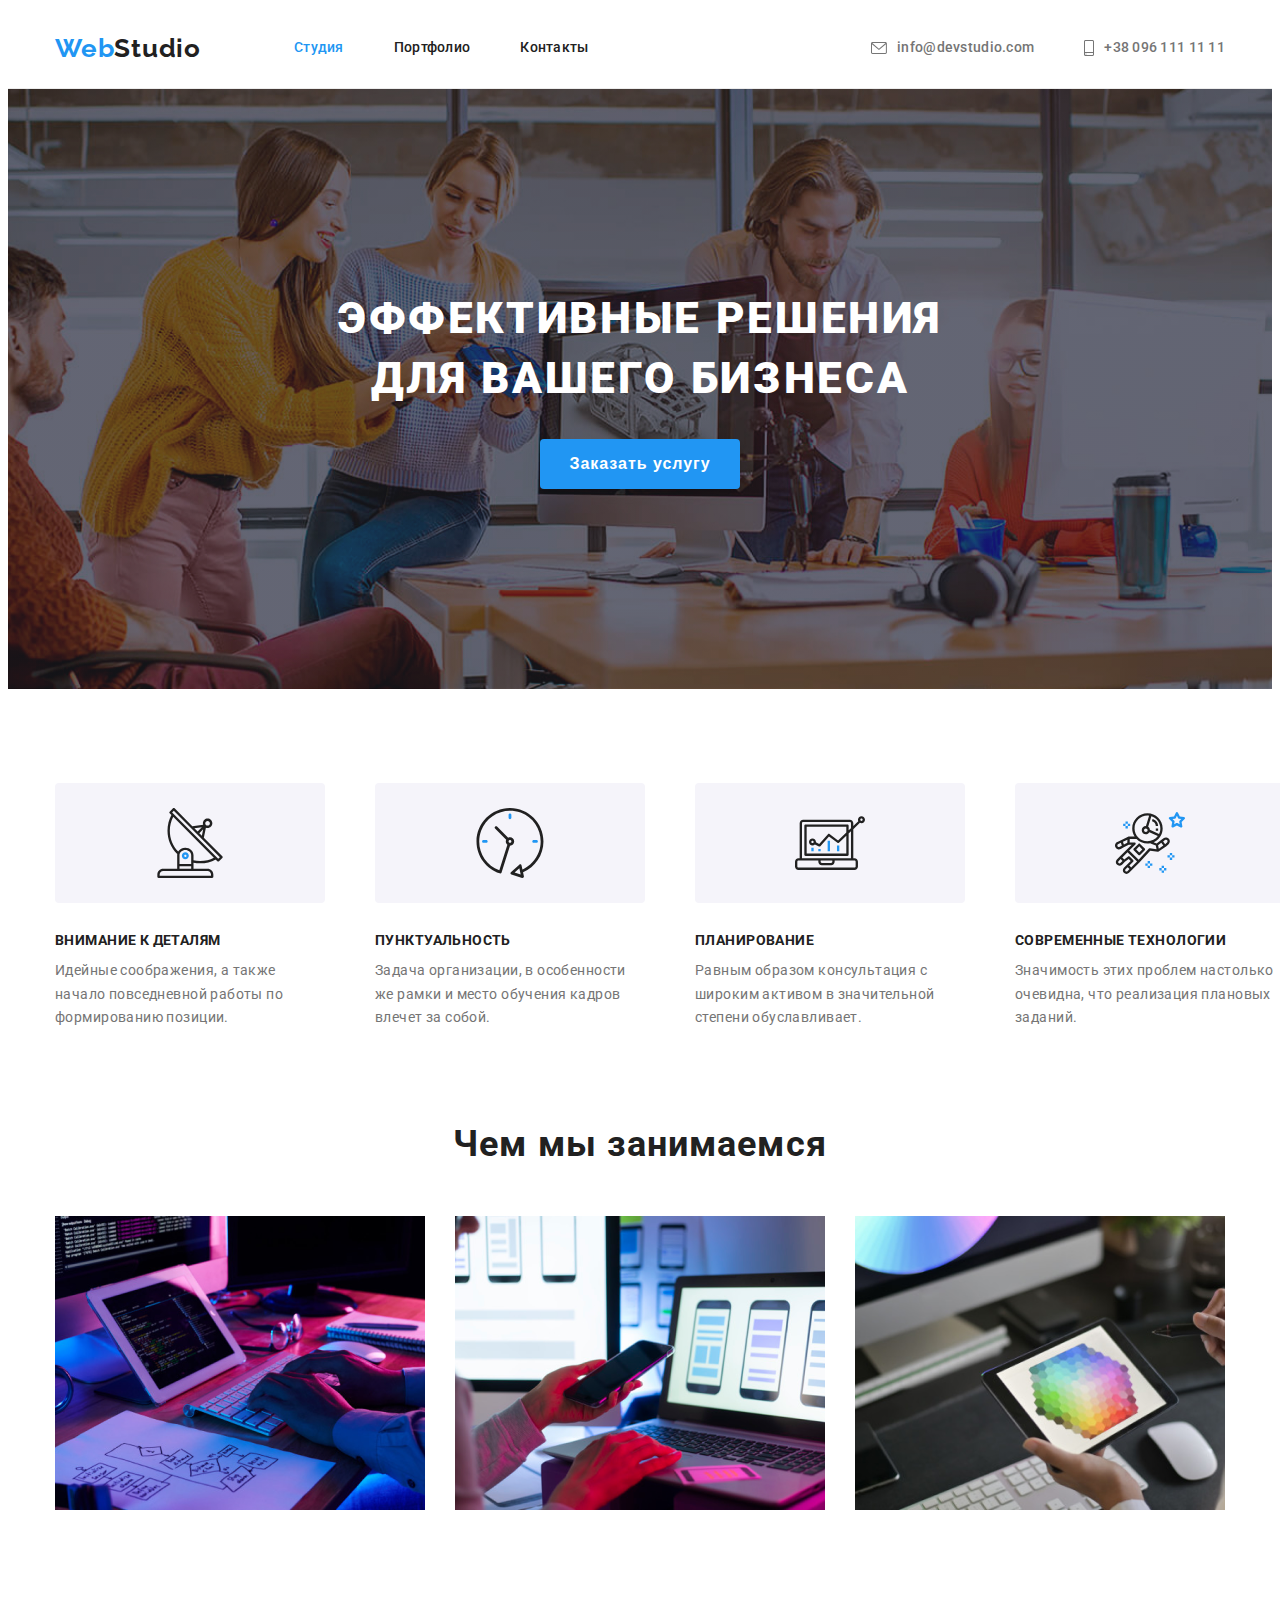
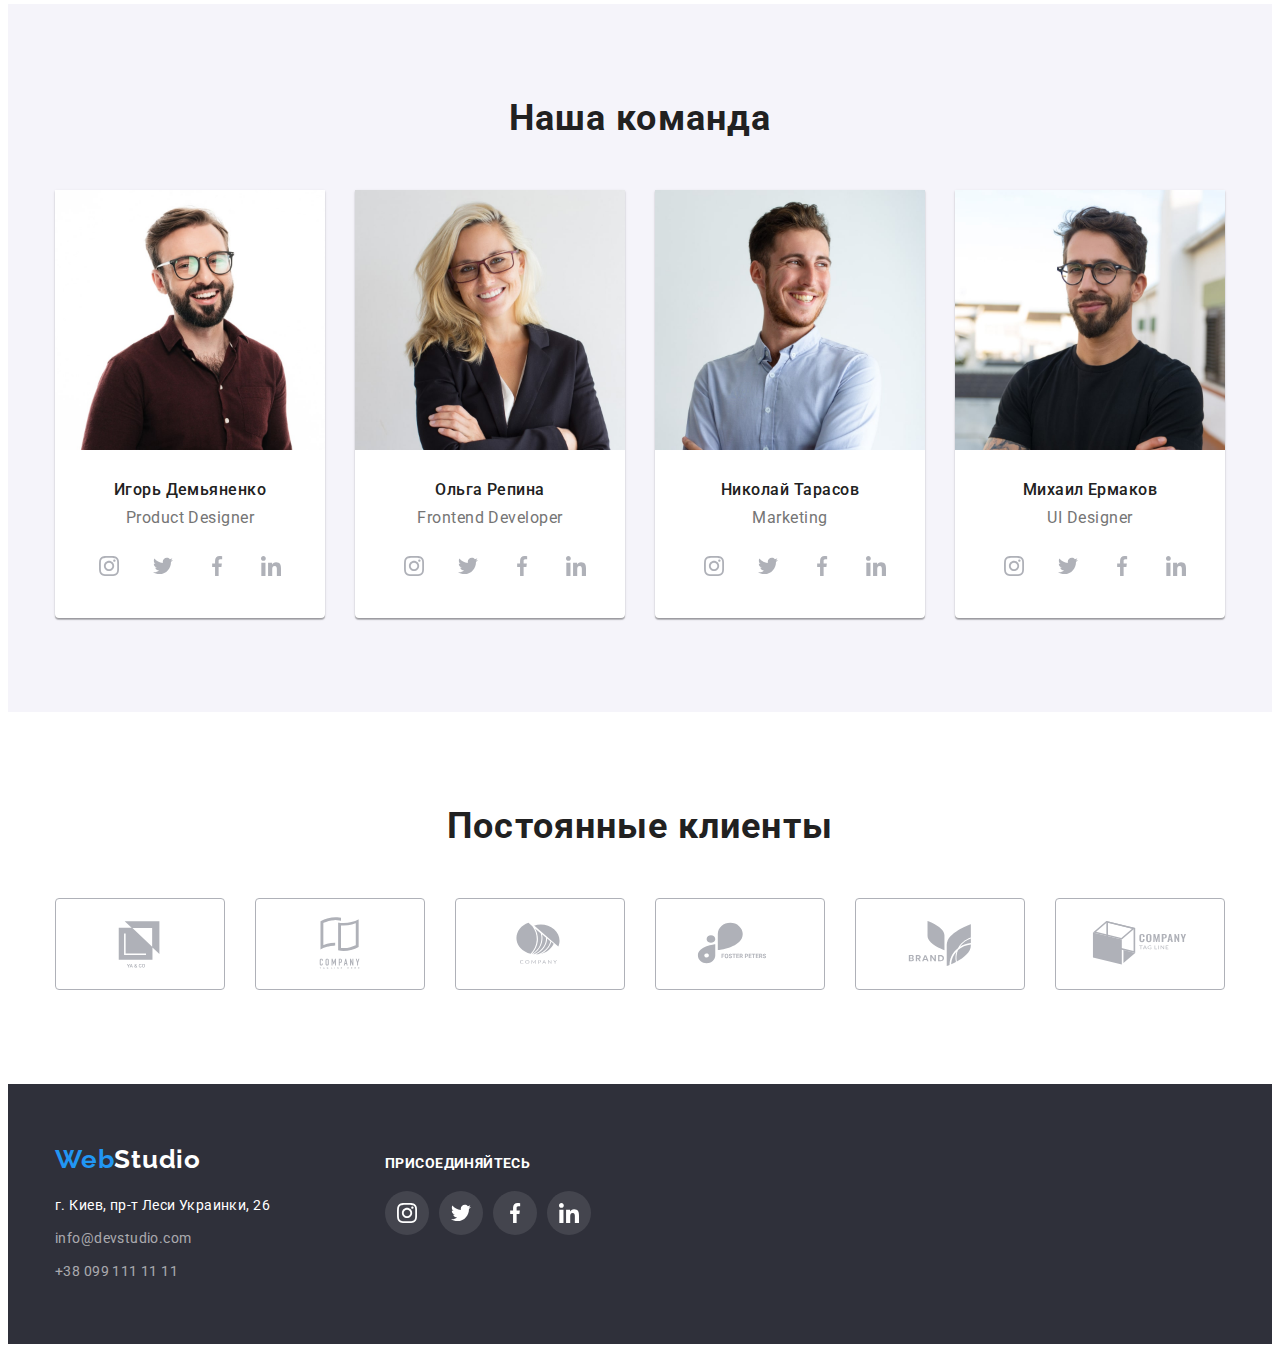
<file: index.html>
<!DOCTYPE html>
<html lang="ru">
<head>
    <meta charset="UTF-8">
    <meta http-equiv="X-UA-Compatible" content="IE=edge">
    <meta name="viewport" content="width=device-width, initial-scale=1.0">
    <title>Document</title>
    <link rel="stylesheet" href="https://cdnjs.cloudflare.com/ajax/libs/modern-normalize/1.1.0/modern-normalize.min.css" integrity="sha512-wpPYUAdjBVSE4KJnH1VR1HeZfpl1ub8YT/NKx4PuQ5NmX2tKuGu6U/JRp5y+Y8XG2tV+wKQpNHVUX03MfMFn9Q==" crossorigin="anonymous" referrerpolicy="no-referrer" />
    <link rel="preconnect" href="https://fonts.googleapis.com">
    <link rel="preconnect" href="https://fonts.gstatic.com" crossorigin>
    <link href="https://fonts.googleapis.com/css2?family=Raleway:wght@700&family=Roboto:wght@400;500;700;900&display=swap" rel="stylesheet">
    <link rel="stylesheet" href="./css/styles.css">
</head>
<body>
    <header class="header">
        <div class="container">
            <nav class="header-navigation">
                <a class="logo" href=""><span class="pre-logo">Web</span><span class="sub-logo">Studio</span></a>              
                    <ul class="navigation-list">
                        <li class="navigation-item">
                            <a class="header-link " href="./index.html"><span class="present-page">Студия</span></a>
                        </li>
                        <li class="navigation-item">
                            <a class="header-link " href="./portfolio.html">Портфолио</a>
                        </li>
                        <li class="navigation-item">
                            <a class=" header-link" href="">Контакты</a>
                        </li>
                    </ul>
                </nav>                    
                <ul class="contacts-list">
                    <li class="contacts-item">
                        <a class="contacts-link" href="mailto:info@devstudio.com">
                            <svg class="envelope" width="16" height="12">
                                <use href="./images/sprite.svg#icon-envelope"></use>
                            </svg>
                            info@devstudio.com
                        </a>
                    </li>
                    <li class="contacts-item">
                        <a class="contacts-link " href="tel:+380961111111">
                            <svg class="telephone" width="10" height="16">
                                <use href="./images/sprite.svg#icon-smartphone"></use>
                            </svg>
                            +38 096 111 11 11
                        </a>
                    </li>
                </ul>
                </div>                          
    </header>
    <main>
            <section class="hero">
                <div class="container">
                <h1 class="hero-title">Эффективные решения для вашего бизнеса</h1>
                <button class="main-button" type="button"><span class="button-text">Заказать услугу</span></button>
            </div>
            </section>
            <section class="section">
                <div class="container">
                <h2 class="main-title advantage-main-title">Наши преимущества</h2> 
                <ul class="advantage-list">
                    <li class="advantage-item">
                        <div class="work-logo-item">
                            <svg class="work-logo" width="70" height="70">
                                <use href="./images/sprite.svg#icon-antenna"></use>
                            </svg>
                        </div>
                        <h3 class="advantage-title">Внимание к деталям</h3>
                        <p class="advantage-text">Идейные соображения, а также начало повседневной работы по формированию позиции.</p>
                    </li>
                    <li class="advantage-item">
                        <div class="work-logo-item">
                            <svg class="work-logo" width="70" height="70">
                                <use href="./images/sprite.svg#icon-clock"></use>
                            </svg>
                        </div>
                        <h3 class="advantage-title">Пунктуальность</h3>
                        <p class="advantage-text">Задача организации, в особенности же рамки и место обучения кадров влечет за собой.</p>
                    </li>
                    <li class="advantage-item">
                        <div class="work-logo-item">
                            <svg class="work-logo" width="70" height="70">
                                <use href="./images/sprite.svg#icon-diagram"></use>
                            </svg>
                        </div>
                        <h3 class="advantage-title">Планирование</h3>
                        <p class="advantage-text">Равным образом консультация с широким активом в значительной степени обуславливает.</p>
                    </li>
                    <li class="advantage-item">
                        <div class="work-logo-item">
                            <svg class="work-logo" width="70" height="70">
                                <use href="./images/sprite.svg#icon-astronaut   "></use>
                            </svg>
                        </div>
                        <h3 class="advantage-title">Современные технологии</h3>
                        <p class="advantage-text">Значимость этих проблем настолько очевидна, что реализация плановых заданий.</p>
                    </li>
                </ul>
            </div>
            </section>
            <!--our work-->
            <section class="section work-section">
                <div class="container">
                <h2 class="main-title work-title">Чем мы занимаемся</h2>               
                <ul class="work-list">
                    <li class="work-item">
                        <img  src="./images/working1.png" alt="Наша робота" width="370" height="295">
                    </li>
                    <li class="work-item">
                        <img  src="./images/working2.png" alt="Наша робота" width="370" height="295">
                    </li>
                    <li class="work-item">
                        <img src="./images/working3.png" alt="Наша робота" width="370" height="295">
                    </li>
                </ul>
            </div> 
            </section>
            <!--our team-->
            <section class="team-part section">
                <div class="container">               
                <h2 class="main-title">Наша команда</h2>
                <ul class="list team-list">                    
                    <li class="team-item">
                        <img src="./images/team1.jpg" alt="Игорь Демьяненко" width="270" height="260">
                        <div class="team-card-list">
                        <h3 class="team-title">Игорь Демьяненко</h3>
                        <p class="profession" lang="en">Product Designer</p>
                        <ul class="social-card-list">
                            <li class="social-card-item">
                                <a class="social-link" href="">
                                    <svg class="social-icon" width="20" height="20">
                                        <use href="./images/sprite.svg#icon-instagram"></use>
                                    </svg>
                                </a>
                            </li>
                            <li class="social-card-item">
                                <a class="social-link" href="">
                                    <svg class="social-icon" width="20" height="20">
                                        <use href="./images/sprite.svg#icon-twitter"></use>
                                    </svg>
                                </a>
                            </li>
                            <li class="social-card-item">
                                <a class="social-link" href="">
                                    <svg class="social-icon" width="20" height="20">
                                        <use href="./images/sprite.svg#icon-facebook"></use>
                                    </svg>
                                </a>
                            </li>
                            <li class="social-card-item">
                                <a class="social-link" href="">
                                    <svg class="social-icon" width="20" height="20">
                                        <use href="./images/sprite.svg#icon-linkedin"></use>
                                    </svg>
                                </a>
                            </li>
                        </ul>
                        </div>
                    </li>
                    <li class="team-item">
                        <img src="./images/team2.jpg" alt="Ольга Репина"     width="270" height="260">
                        <div class="team-card-list">
                        <h3 class="team-title">Ольга Репина</h3>
                        <p class="profession" lang="en">Frontend Developer</p>
                        <ul class="social-card-list">
                            <li class="social-card-item"></li>
                                <a class="social-link" href="">
                                    <svg class="social-icon" width="20" height="20">
                                        <use href="./images/sprite.svg#icon-instagram"></use>
                                    </svg>
                                </a>
                            <li class="social-card-item"></li>
                                <a class="social-link" href="">
                                    <svg class="social-icon" width="20" height="20">
                                        <use href="./images/sprite.svg#icon-twitter"></use>
                                    </svg>
                                </a>
                            <li class="social-card-item"></li>
                                <a class="social-link" href="">
                                    <svg class="social-icon" width="20" height="20">
                                        <use href="./images/sprite.svg#icon-facebook"></use>
                                    </svg>
                                </a>
                            <li class="social-card-item"></li>
                                <a class="social-link" href="">
                                    <svg class="social-icon" width="20" height="20">
                                        <use href="./images/sprite.svg#icon-linkedin"></use>
                                    </svg>
                                </a>
                        </ul>
                        </div>
                    </li>
                    <li class="team-item">
                        <img src="./images/team3.jpg" alt="Николай Тарасов"  width="270" height="260">
                        <div class="team-card-list">
                        <h3 class="team-title">Николай Тарасов</h3>
                        <p class="profession" lang="en">Marketing</p>
                        <ul class="social-card-list">
                            <li class="social-card-item"></li>
                                <a class="social-link" href="">
                                    <svg class="social-icon" width="20" height="20">
                                        <use href="./images/sprite.svg#icon-instagram"></use>
                                    </svg>
                                </a>
                            <li class="social-card-item"></li>
                                <a class="social-link" href="">
                                    <svg class="social-icon" width="20" height="20">
                                        <use href="./images/sprite.svg#icon-twitter"></use>
                                    </svg>
                                </a>
                            <li class="social-card-item"></li>
                                <a class="social-link" href="">
                                    <svg class="social-icon" width="20" height="20">
                                        <use href="./images/sprite.svg#icon-facebook"></use>
                                    </svg>
                                </a>
                            <li class="social-card-item"></li>
                                <a class="social-link" href="">
                                    <svg class="social-icon" width="20" height="20">
                                        <use href="./images/sprite.svg#icon-linkedin"></use>
                                    </svg>
                                </a>
                        </ul>
                        </div>
                    </li>
                    <li class="team-item">
                        <img src="./images/team4.jpg" alt="Михаил Ермаков"   width="270" height="260">
                        <div class="team-card-list">
                        <h3 class="team-title">Михаил Ермаков</h3>
                        <p class="profession" lang="en">UI Designer</p>
                        <ul class="social-card-list">
                            <li class="social-card-item"></li>
                                <a class="social-link" href="">
                                    <svg class="social-icon" width="20" height="20">
                                        <use href="./images/sprite.svg#icon-instagram"></use>
                                    </svg>
                                </a>
                            <li class="social-card-item"></li>
                                <a class="social-link" href="">
                                    <svg class="social-icon" width="20" height="20">
                                        <use href="./images/sprite.svg#icon-twitter"></use>
                                    </svg>
                                </a>
                            <li class="social-card-item"></li>
                                <a class="social-link" href="">
                                    <svg class="social-icon" width="20" height="20">
                                        <use href="./images/sprite.svg#icon-facebook"></use>
                                    </svg>
                                </a>
                            <li class="social-card-item"></li>
                                <a class="social-link" href="">
                                    <svg class="social-icon" width="20" height="20">
                                        <use href="./images/sprite.svg#icon-linkedin"></use>
                                    </svg>
                                </a>
                        </ul>
                        </div>
                    </li>
                </ul>
            </div>
            </section>
            <section class="section">
                <div class="container">
                    <h2 class="main-title">Постоянные клиенты</h2>
                    <ul class="regular-customers-list">
                        <li class="regular-customers-item">
                            <a class="customers-link" href="">
                            <svg class="customers-logo" width="106" height="60">
                                <use href="./images/sprite.svg#icon-logo"></use>
                            </svg>
                        </a>
                        </li>
                        <li class="regular-customers-item" >
                            <a class="customers-link" href="">
                            <svg class="customers-logo" width="106" height="60">
                                <use href="./images/sprite.svg#icon-logo2"></use>
                            </svg>
                        </a>
                        </li>
                        <li class="regular-customers-item">
                            <a class="customers-link" href="">
                            <svg class="customers-logo" width="106" height="60">
                                <use href="./images/sprite.svg#icon-logo3"></use>
                            </svg>
                        </a>
                        </li>
                        <li class="regular-customers-item">
                            <a class="customers-link" href="">
                            <svg class="customers-logo" width="106" height="60">
                                <use href="./images/sprite.svg#icon-logo4"></use>
                            </svg>
                        </a>
                        </li>
                        <li class="regular-customers-item">
                            <a class="customers-link" href="">
                            <svg class="customers-logo" width="106" height="60">
                                <use href="./images/sprite.svg#icon-logo5"></use>
                            </svg>
                        </a>
                        </li>
                        <li class="regular-customers-item">
                            <a class="customers-link" href="">
                            <svg class="customers-logo" width="106" height="60">
                                <use href="./images/sprite.svg#icon-logo6"></use>
                            </svg>
                        </a>
                        </li>
                    </ul>
                </div>
            </section>
    </main>
    <footer class="footer">
        <div class="container footer-container">
            <div class="footer-wrapper">
                <a class="footer-logo" href="#"><span class="pre-logo">Web</span><span class="sub-logo-second">Studio</span></a>
                <address class="address">
                <ul class="footer-list">
                    <li class="footer-item">
                        <a class="address-rout" href="https://goo.gl/maps/BNxrX4DYjBoTdbWa7" target="_blank"  rel="noopener noreferrer">г. Киев, пр-т Леси Украинки, 26</a>
                    </li>
                    <li class="footer-item">
                        <a class="footer-info" href="mailto:info@devstudio.com">info@devstudio.com</a>    
                    </li>
                    <li class="footer-item">
                        <a class="footer-info" href="tel:+380991111111">+38 099 111 11 11</a>   
                    </li>
                </ul>
            </address>
            </div>
            <div class="footer-cosial-block">
                <h3 class="footer-logo-title">Присоединяйтесь</h3>
                <ul class="footer-logo-list">
                    <li class="footer-logo-item">
                        <a class="footer-social-link" href="">
                        <svg class="footer-social-icon" width="20" height="20">
                            <use href="./images/sprite.svg#icon-instagram"></use>
                        </svg>
                        </a>
                    </li>
                    <li class="footer-logo-item">
                        <a class="footer-social-link" href="">
                        <svg class="footer-social-icon" width="20" height="20">
                            <use href="./images/sprite.svg#icon-twitter"></use>
                        </svg>
                        </a>
                    </li>
                    <li class="footer-logo-item">
                        <a class="footer-social-link" href="">
                        <svg class="footer-social-icon" width="20" height="20">
                            <use href="./images/sprite.svg#icon-facebook"></use>
                        </svg>
                    </a>
                    </li>
                    <li class="footer-logo-item">
                        <a class="footer-social-link" href="">
                        <svg class="footer-social-icon" width="20" height="20">
                            <use href="./images/sprite.svg#icon-linkedin"></use>
                        </svg>
                    </a>
                    </li>
                </ul>
            </div>
        </div>
    </footer>
</body>
</html>
</file>
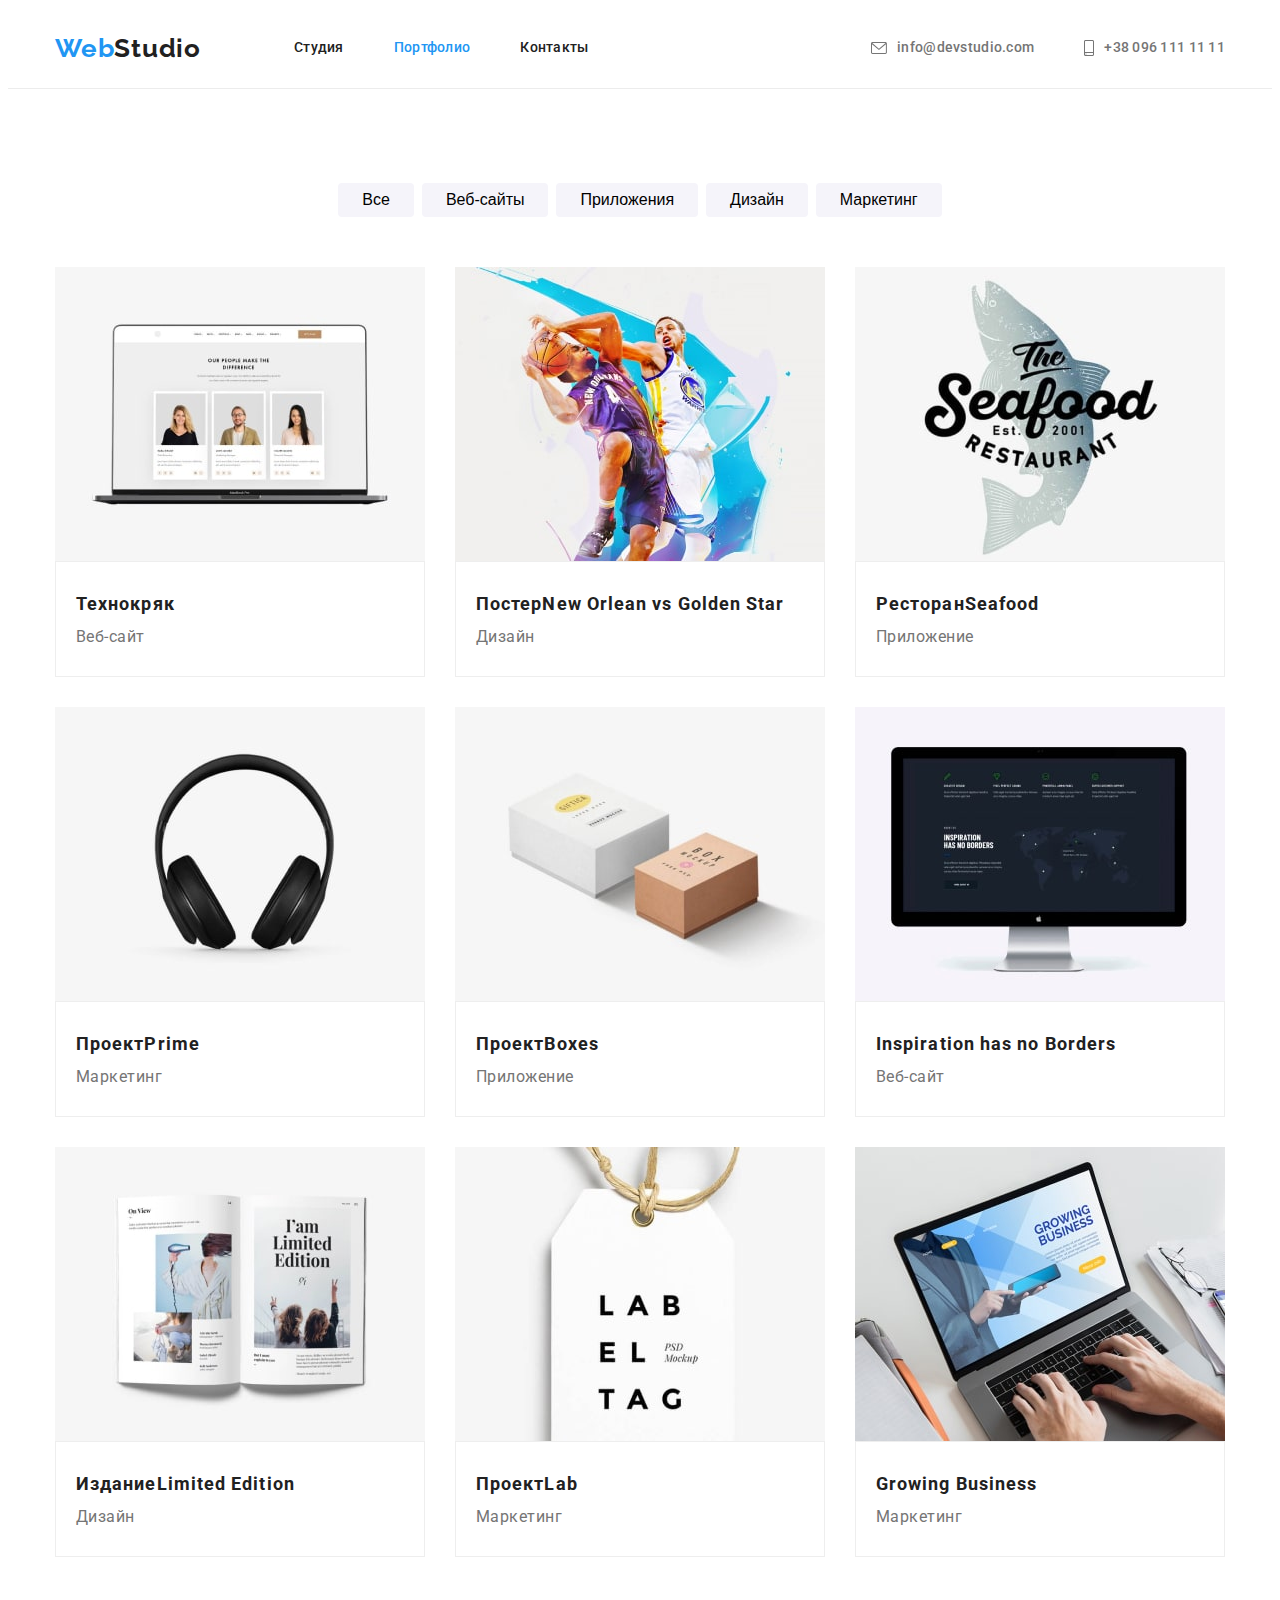
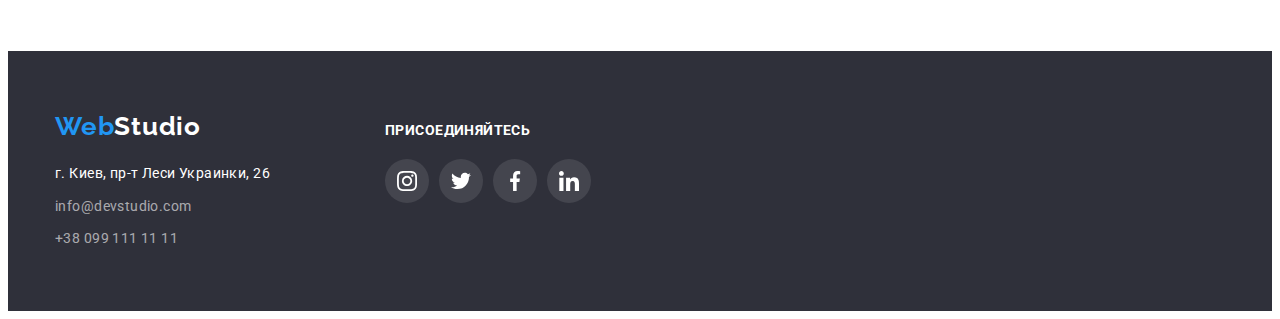
<file: portfolio.html>
<!DOCTYPE html>
<html lang="ru">
<head>
    <meta charset="UTF-8">
    <meta http-equiv="X-UA-Compatible" content="IE=edge">
    <meta name="viewport" content="width=device-width, initial-scale=1.0">
    <title>Document</title>
    <link rel="stylesheet" href="https://cdnjs.cloudflare.com/ajax/libs/modern-normalize/1.1.0/modern-normalize.min.css" integrity="sha512-wpPYUAdjBVSE4KJnH1VR1HeZfpl1ub8YT/NKx4PuQ5NmX2tKuGu6U/JRp5y+Y8XG2tV+wKQpNHVUX03MfMFn9Q==" crossorigin="anonymous" referrerpolicy="no-referrer" />
    <link rel="preconnect" href="https://fonts.googleapis.com">
    <link rel="preconnect" href="https://fonts.gstatic.com" crossorigin>
    <link href="https://fonts.googleapis.com/css2?family=Raleway:wght@700&family=Roboto:wght@400;500;700;900&display=swap" rel="stylesheet">
    <link rel="stylesheet" href="./css/styles.css">
</head>
<body>
    <header class="header">
        <div class="container">   
        <nav class="header-navigation">          
                <a class="logo" href=""><span class="pre-logo">Web</span><span class="sub-logo">Studio</span></a>      
                        <ul class="navigation-list">
                            <li class="navigation-item">
                                <a class="header-link " href="./index.html">Студия</a>
                                </li>
                            <li class="navigation-item">
                                <a class="header-link" href="./portfolio.html"><span class="present-page">Портфолио</span></a>
                                </li>
                            <li class="navigation-item">
                                <a class="header-link" href="">Контакты</a>
                                </li>
                        </ul>                      
            </nav>
                    <ul class="contacts-list">
                        <li class="contacts-item">
                            <a class="contacts-link" href="mailto:info@devstudio.com">
                                <svg class="envelope" width="16" height="12">
                                    <use href="./images/sprite.svg#icon-envelope"></use>
                                </svg>
                                info@devstudio.com                            
                            </a>
                        </li>
                        <li class="contacts-item">
                            <a class="contacts-link" href="tel:+380961111111">
                                <svg class="telephone" width="10" height="16">
                                    <use href="./images/sprite.svg#icon-smartphone"></use>
                                </svg>
                                +38 096 111 11 11
                            </a>
                        </li>
                    </ul>   
        </div>
    </header>
    <main>
        <section class="section">
            <div class="container">
            <ul class="button-list">
                <li class="button-item">
                    <button class="btn" type="button">Все</button>
                </li>
                <li class="button-item">
                    <button class="btn" type="button">Веб-сайты</button>
                </li>
                <li class="button-item">
                    <button class="btn" type="button">Приложения</button>
                </li>
                <li class="button-item">
                    <button class="btn"type="button">Дизайн</button>
                </li>
                <li class="button-item">
                    <button class="btn" type="button">Маркетинг</button>
                </li>
            </ul>           
            <!-- our projects -->
            <ul class="portfolio-list">
                <li class="portfolio-card">
                    <a class="portfolio-link" href="#">
                    <img src="./images/texnofix.jpg" alt="Веб-сайт" width="370" height="295">
                    <div class="card-text">
                    <h2 class="project-title">Технокряк</h2>
                    <p class="project-text">Веб-сайт</p>
                    </div>
                </a>
                </li>
                <li class="portfolio-card">
                    <a class="portfolio-link" href="#">
                    <img src="./images/golden-star.jpg" alt="Дизайн" width="370" height="295">
                    <div class="card-text">
                    <h2 class="project-title">Постер<span lang="en">New Orlean vs Golden Star</span></h2>
                    <p class="project-text">Дизайн</p>
                    </div>
                </a>
                </li>
                <li class="portfolio-card">
                    <a class="portfolio-link" href="#">
                    <img src="./images/seafood.jpg" alt="Приложение" width="370" height="295">
                    <div class="card-text">
                    <h2 class="project-title">Ресторан<span lang="en">Seafood</span></h2>
                    <p class="project-text">Приложение</p>
                    </div>
                </a>
                </li>
                <li class="portfolio-card">
                    <a class="portfolio-link" href="#">
                    <img src="./images/prime.jpg" alt="Маркетинг" width="370" height="295">
                    <div class="card-text">
                    <h2 class="project-title">Проект<span lang="en">Prime</span></h2>
                    <p class="project-text">Маркетинг</p>
                    </div>
                </a>
                </li>
                <li class="portfolio-card">
                    <a class="portfolio-link" href="#">
                    <img src="./images/boxes.jpg" alt="Приложение" width="370" height="295">
                    <div class="card-text">
                    <h2 class="project-title">Проект<span lang="en">Boxes</span></h2>
                    <p class="project-text">Приложение</p>
                    </div>
                </a>
                </li>
                <li class="portfolio-card">
                    <a class="portfolio-link" href="#">
                    <img src="./images/non-borders.jpg" alt="Веб-сайт" width="370" height="295">
                    <div class="card-text">
                    <h2 class="project-title" lang="en">Inspiration has no Borders</h2>
                    <p class="project-text">Веб-сайт</p>
                    </div>
                </a>
                </li>
                <li class="portfolio-card">
                    <a class="portfolio-link" href="#">
                    <img src="./images/limited-edition.jpg" alt="Дизайн" width="370" height="295">
                    <div class="card-text">
                    <h2 class="project-title">Издание<span>Limited Edition</span></h2>
                    <p class="project-text">Дизайн</p>
                    </div>
                </a>
                </li>
                <li class="portfolio-card">
                    <a class="portfolio-link" href="#">
                    <img src="./images/project-lab.jpg" alt="Маркетинг" width="370" height="295">
                    <div class="card-text">
                    <h2 class="project-title">Проект<span>Lab</span></h2>
                    <p class="project-text">Маркетинг</p>
                    </div>
                </a>
                </li>
                <li class="portfolio-card">
                    <a class="portfolio-link" href="#">
                    <img src="./images/business.jpg" alt="Маркетинг" width="370" height="295">
                    <div class="card-text">
                    <h2 class="project-title" lang="en">Growing Business</h2>
                    <p class="project-text">Маркетинг</p>
                    </div>
                </a>
                </li>
            </ul>
        </div>
        </section>
    </main>                                                     
    <footer class="footer">
        <div class="container footer-container">
            <div class="footer-wrapper">
                <a class="footer-logo" href="#"><span class="pre-logo">Web</span><span class="sub-logo-second">Studio</span></a>
                <address class="address">
                <ul class="footer-list">
                    <li class="footer-item">
                        <a class="address-rout" href="https://goo.gl/maps/BNxrX4DYjBoTdbWa7" target="_blank"  rel="noopener noreferrer">г. Киев, пр-т Леси Украинки, 26</a>
                    </li>
                    <li class="footer-item">
                        <a class="footer-info" href="mailto:info@devstudio.com">info@devstudio.com</a>    
                    </li>
                    <li class="footer-item">
                        <a class="footer-info" href="tel:+380991111111">+38 099 111 11 11</a>   
                    </li>
                </ul>
            </address>
            </div>
            <div class="footer-cosial-block">
                <h3 class="footer-logo-title">Присоединяйтесь</h3>
                <ul class="footer-logo-list">
                    <li class="footer-logo-item">
                        <a class="footer-social-link" href="">
                        <svg class="footer-social-icon" width="20" height="20">
                            <use href="./images/sprite.svg#icon-instagram"></use>
                        </svg>
                        </a>
                    </li>
                    <li class="footer-logo-item">
                        <a class="footer-social-link" href="">
                        <svg class="footer-social-icon" width="20" height="20">
                            <use href="./images/sprite.svg#icon-twitter"></use>
                        </svg>
                        </a>
                    </li>
                    <li class="footer-logo-item">
                        <a class="footer-social-link" href="">
                        <svg class="footer-social-icon" width="20" height="20">
                            <use href="./images/sprite.svg#icon-facebook"></use>
                        </svg>
                    </a>
                    </li>
                    <li class="footer-logo-item">
                        <a class="footer-social-link" href="">
                        <svg class="footer-social-icon" width="20" height="20">
                            <use href="./images/sprite.svg#icon-linkedin"></use>
                        </svg>
                    </a>
                    </li>
                </ul>
            </div>
        </div>
</footer>
</body>
</html>
</file>
<file: css/styles.css>
:root{
    --main-title-color: #ffffff;
    --secondary-title-color: #212121;
    --main-text-color: #757575;
    --accent-color: #2196F3;
}
*,html{
    box-sizing: border-box;
}
img{
    height: auto;
    width: 100%;
    display: block;
}
body{
    font-family: 'Roboto', sans-serif;
}
a{
    text-decoration: none;
}
p, h1, h2, h3, h4, h5, h6{
    margin-top: 0;
    margin-bottom: 0;
}
ul{
    list-style: none;
    margin-top: 0;
    margin-bottom: 0;
    padding-left: 0;
}
.section{
    padding-top: 94px;
    padding-bottom: 94px;
}
.container{
    width: 1200px;
    padding-left: 15px;
    padding-right: 15px;
    margin: 0 auto;
}
.portfolio-container{
    width: 1200px;
    padding-left: 15px;
    padding-right: 15px;
    margin: 0 auto;
}
.portfolio-wrapper
{
    display: flex;
}
.navigation-list{
    display: flex;
    align-items: center; 
}
.button-list{
    display: flex;
    margin-bottom: 50px;
    justify-content: center;    
}
.portfolio-list{
    flex-wrap: wrap;
    display: flex;
}
.header .container{
    display: flex;
    align-items: center;
}
.header-navigation{
    align-items: center;
    display: flex;
    justify-content: space-between;
}
.header{
    border-bottom: 1px solid #ECECEC;    
}
.contacts-list{
    margin-left: auto;
    display: flex;
}
.navigation-item:not(:last-child){
    margin-right: 50px;
}
.contacts-item:not(:last-child){
    margin-right: 50px;
}
.logo{
    margin-right: 93px;
}
.pre-logo{
font-family: Raleway;
font-weight: 700;
font-size: 26px;
line-height: 1.19;
letter-spacing: 0.03em;
color: var(--accent-color);
}
.sub-logo{
font-family: Raleway;
font-weight: 700;
font-size: 26px;
line-height: 1.19;
letter-spacing: 0.03em;
color: var(--secondary-title-color);
}
.sub-logo-second{
font-family: Raleway;
font-weight: 700;
font-size: 26px;
line-height: 1.19;
letter-spacing: 0.03em;
color: #ffffff;
}
.footer-item:not(:last-child){
    margin-bottom: 9px;
}
.present-page{
    font-weight: 500;
    font-size: 14px;
    line-height: 1.14;
    letter-spacing: 0.02em;
    color: var(--accent-color);
}
.header-link{
display: block;
padding: 32px 0;
font-weight: 500;
font-size: 14px;
line-height: 1.14;
letter-spacing: 0.02em;
color:var(--secondary-title-color);
}
.header-link:hover, 
.header-link:focus{
color: var(--accent-color);
}
.contacts-link{
    color: var(--main-text-color);
    font-weight: 500;
    font-size: 14px;
    line-height: 1.14;
    letter-spacing: 0.02em;
    display: flex;
    align-items: center;
}
.envelope{
    fill: currentColor;
    margin-right: 10px;
}
.telephone{
    fill: currentColor;
    margin-right: 10px;
}
.contacts-link:hover,
.contacts-link:focus{
color: var(--accent-color);
}
.hero{
text-align: center;
padding: 200px 0;
max-width: 1600px;
margin: 0 auto;
background-color: #2F303A;
background-image: linear-gradient(rgba(47, 48, 58, 0.4),rgba(47, 48, 58, 0.4)),url(../images/hero.jpg);
background-repeat: no-repeat;
background-size: cover;
background-position: center;
}
.hero-section{
display: flex;
flex-direction: column;
align-items: center;
padding-top: 200px;
padding-bottom: 200px;
}
.main-button{
width: 200px;
height: 50px;
border: transparent;   
background: var(--accent-color);
box-shadow: 0px 4px 4px rgba(0, 0, 0, 0.15);
border-radius: 4px;
cursor: pointer;
}
.button-text{
font-weight: 700;
font-size: 16px;
line-height: 1.87;
text-align: center;
letter-spacing: 0.06em;
color: #ffffff;
}
.hero-title{
margin-bottom: 30px;
max-width: 700px;
text-transform: uppercase; 
text-align: center;
font-weight: 900;
font-size: 44px;
line-height: 1.36;
letter-spacing: 0.06em;
color: #FFFFFF;
margin-left: auto;
margin-right: auto;
}
.team-part{
background-color: #F5F4FA;;
}
.work-logo-item{
    width: 270px;
    height: 120px;
    background: #F5F4FA;
    border-radius: 4px;
    align-items: center;
    display: flex;
    justify-content: center;
    margin-bottom: 30px;
}
.regular-customers-list{
    display: flex;
    justify-content: space-between;
    margin-top: 50px;
}
.regular-customers-item{

}
.customers-link{
    width: 170px;
    height: 92px;
    border: 1px solid #AFB1B8;
    border-radius: 4px;
    align-items: center;
    display: flex;
    justify-content: center;
}
.customers-logo{
    fill: #AFB1B8;
}
.customers-link:hover,
.customers-link:focus{
    border-color: #2196F3;
}
.customers-link:hover>.customers-logo,
.customers-link:focus>.customers-logo{
    fill: #2196F3;
}
.main-title{
text-align: center;
font-weight: 700;
font-size: 36px;
line-height: 1.16;
letter-spacing: 0.03em;
color: var(--secondary-title-color);
}
.advantage-list{
display: flex;
}
.advantage-item:not(:last-child){
margin-right: 50px;
}
.advantage-main-title{
    display: none;
}
.advantage-title{
font-size: 14px;
line-height: 1.14;
letter-spacing: 0.03em;
text-transform: uppercase;
color: var(--secondary-title-color);
}
.advantage-text{
margin-top: 10px;
max-width: 270px;
font-size: 14px;
line-height: 1.71;
letter-spacing: 0.03em;
color: var(--main-text-color);
}
.team-title{
margin-bottom: 10px;
font-weight: 500;
font-size: 16px;
line-height: 19px;
letter-spacing: 0.03em;
color:var(--secondary-title-color);
}
.work-section{
    padding-top: 0;
}
.work-list{
display: flex;
justify-content: space-between;
}
.work-title{
margin-bottom: 50px;
}
.team-list{
display: flex;
margin-top: 50px;
}
.team-card-list{
text-align: center;
padding: 30px 0;
}
.social-card-list{
    display: flex;
    justify-content: center;
    align-items: center;
    margin-top: 16px;
}
.social-link{
    display: flex;
    justify-content: center;
    align-items: center;
    width: 44px;
    height: 44px;
    border-radius: 50%;
    background-color:  #ffffff;
}
.social-icon{
    fill: #AFB1B8;
}
.social-card-item:not(:last-child){
    margin-right: 10px;
}
.social-link:hover,
.social-link:focus{
    background-color: #2196F3;
}
.social-link:hover>.social-icon,
.social-link:focus>.social-icon{
    fill: #ffffff;
}

.team-item:not(:last-child){
margin-right: 30px;
}
.team-item{
max-width: 270px;      
background: #FFFFFF;
box-shadow: 0px 1px 3px rgba(0, 0, 0, 0.12), 0px 1px 1px rgba(0, 0, 0, 0.14), 0px 2px 1px rgba(0, 0, 0, 0.2);
border-radius: 0px 0px 4px 4px;
}
.portfolio-card{
align-items: left;
margin-right: 30px;
margin-bottom: 30px;
background: #FFFFFF;
}
.portfolio-link{
    display: block;
}
.portfolio-link:hover,
.portfolio-link:focus{
    box-shadow: 0px 1px 1px rgba(0, 0, 0, 0.12), 0px 4px 4px rgba(0, 0, 0, 0.06), 1px 4px 6px rgba(0, 0, 0, 0.16);
}
.portfolio-card:nth-child(3n){
margin-right: 0;
}
.portfolio-card:nth-child(n+6){
margin-bottom: 0;
}
.card-text{
border: 1px solid #EEEEEE;
padding: 24px 20px;
}
.profession{
font-size: 16px;
line-height: 1.18;
letter-spacing: 0.03em;
color: var(--main-text-color);
}
.address{
font-style: normal;
display: flex;
align-items: baseline;    
}
.address-rout{
font-size: 14px;
line-height: 1.71;
letter-spacing: 0.03em;
color: #FFFFFF;
}
.footer-info{
font-size: 14px;
line-height: 1.71;
letter-spacing: 0.03em;
color: rgba(255, 255, 255, 0.6);
}
.footer{
    padding-top: 60px;
    padding-bottom: 60px;
    background-color: #2F303A;
}
.footer-container{
    align-items: baseline;
    display: flex;
    justify-content: flex-start;
}
.footer-cosial-block{
    margin-left: 45px;
}
.footer-logo{
    margin-bottom: 20px;
}
.footer-wrapper{
    display: flex;
    flex-direction: column;
}
.footer-list{
    margin-right: 70px;
}
.footer-logo-title{
    font-size: 14px;
    line-height: 1.14;
    letter-spacing: 0.03em;
    text-transform: uppercase;
    color: #FFFFFF;
    margin-bottom: 20px; 
}
.footer-logo-list{
    display: flex;
}
.footer-logo-item{
    
}
.footer-social-link{
    display: flex;
    justify-content: center;
    align-items: center;
    width: 44px;
    height: 44px;
    border-radius: 50%;
    background-color: rgba(255, 255, 255, 0.1);
}
.footer-social-link:hover,
.footer-social-link:focus{
    background-color: #2196F3;
}
.footer-social-icon{
    fill: #ffffff;
}
.footer-logo-item:not(:last-child){
    margin-right: 10px;
}
.twitter{
    width: 44px;
    height: 44px;
    border-radius: 50%;
    background-color: #2196F3;
}
.project-title{
font-weight: 700;
font-size: 18px;
line-height: 2;
letter-spacing: 0.06em;
color: var(--secondary-title-color);
}
.project-text{
font-size: 16px;
line-height: 1.87;
letter-spacing: 0.03em;
color: var(--main-text-color);
}
.button-item:not(:last-child){
    margin-right: 8px;
}
.btn
{  
    font-weight: 500;
    font-size: 16px;
    background: #F5F4FA;
    border-radius: 4px;
    padding: 6px 22px;
    border: 2px solid #F5F4FA;
    cursor: pointer;
}
.btn:hover,
.btn:focus{
    color: #FFFFFF;
    background: var(--accent-color);
    box-shadow: 0px 3px 1px rgba(0, 0, 0, 0.1), 0px 1px 2px rgba(0, 0, 0, 0.08), 0px 2px 2px rgba(0, 0, 0, 0.12);
    border-radius: 4px;
}
</file>
